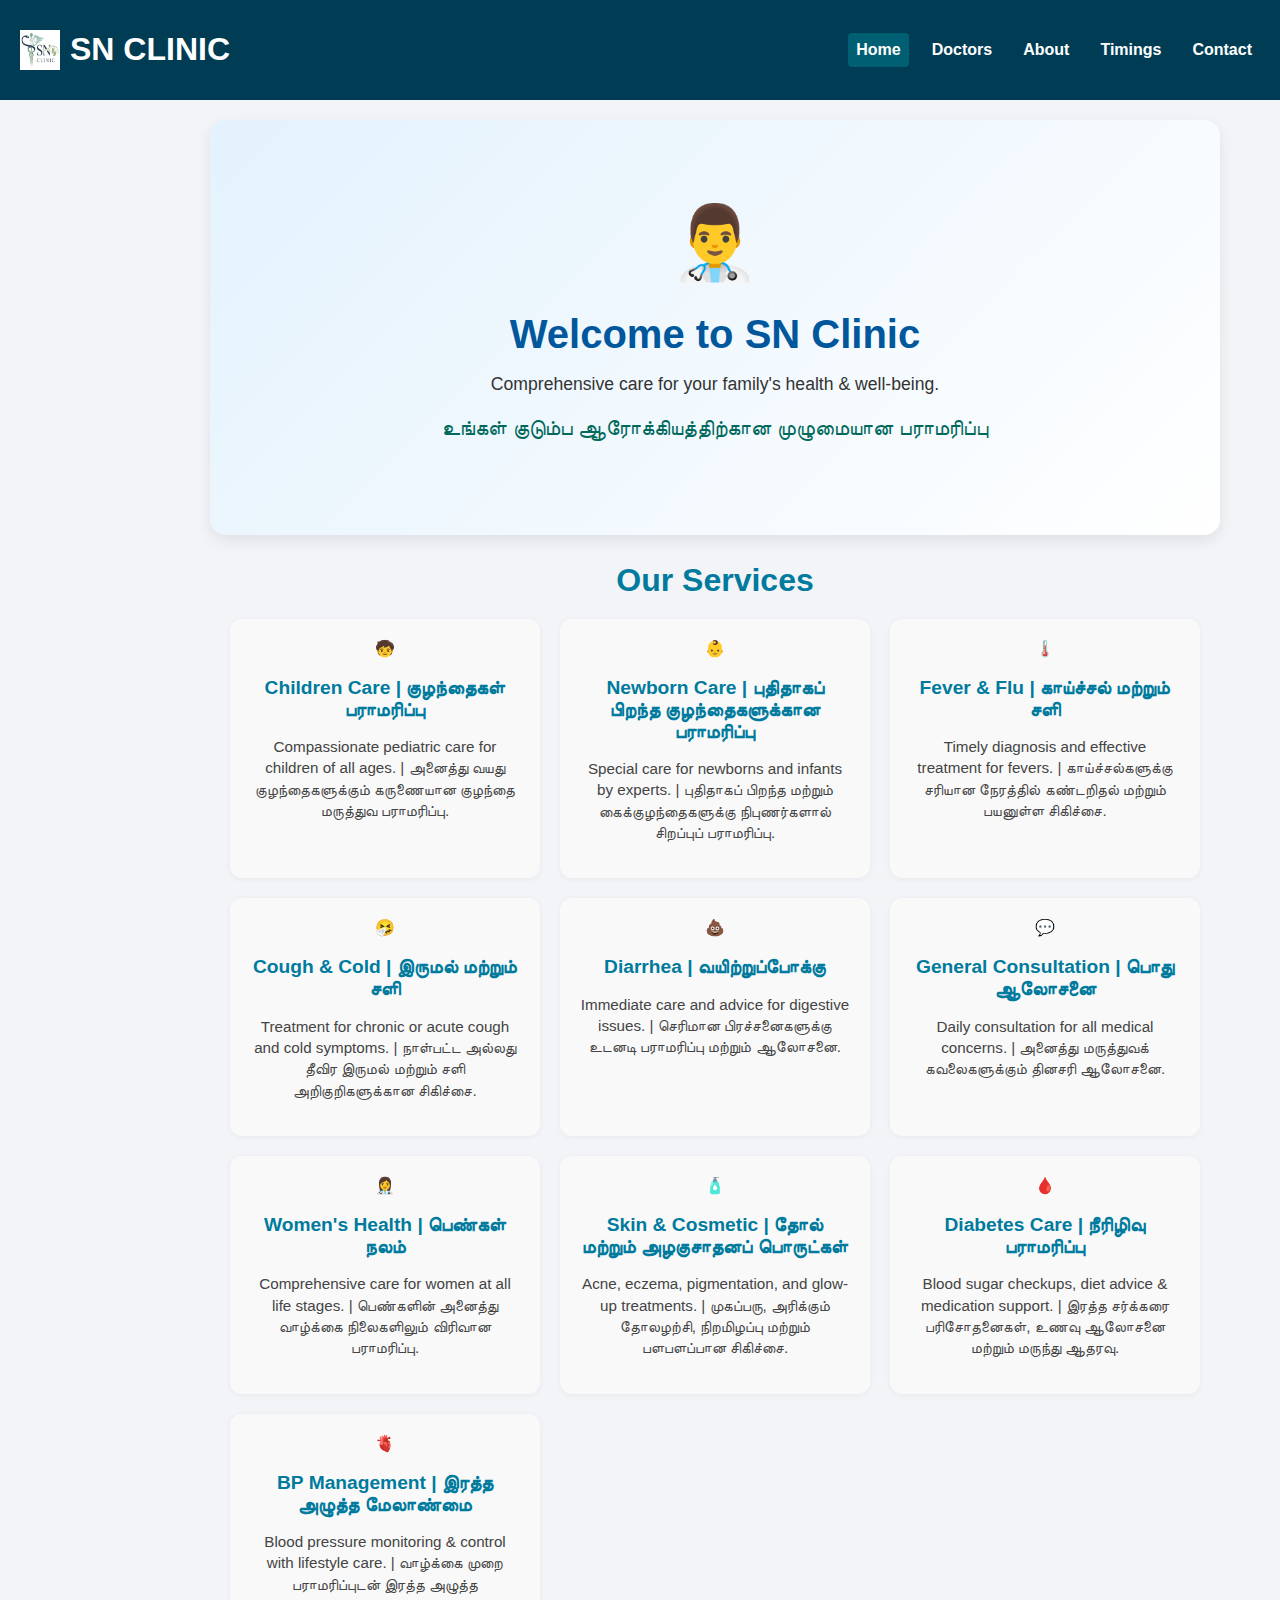
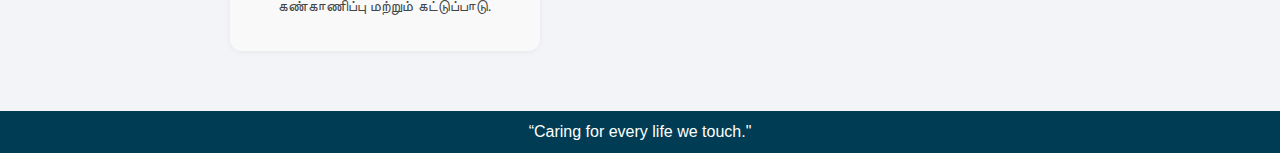
<file: index.html>
<!DOCTYPE html>
<html lang="en">
<head>
  <meta charset="UTF-8" />
	<meta name="google-site-verification" content="1Y6vYb6ddp5vjlXmArgDC7h8CLeh0EHf47pIZlapPiE" />
  <meta name="viewport" content="width=device-width, initial-scale=1.0"/>
  <!-- Primary Meta Tags -->
<title>SN Clinic Kodumudi – Compassionate Family Healthcare</title>
<meta name="title" content="SN Clinic Kodumudi – Compassionate Family Healthcare">
<meta name="description" content="SN Clinic offers expert pediatric, women's health, skin care, diabetes & general medicine services in Kodumudi. Trusted doctors. Affordable care.">

<!-- Keywords for SEO -->
<meta name="keywords" content="SN Clinic, Kodumudi clinic, pediatric doctor, women's health, skin care, general medicine, best clinic Kodumudi, Dr. Neethu, Dr. Shriram, Dr. Sindhuja">

<!-- Author -->
<meta name="author" content="SN Clinic, Kodumudi">

<!-- Viewport for responsive design -->
<meta name="viewport" content="width=device-width, initial-scale=1.0">

<!-- Robots (for indexing by search engines) -->
<meta name="robots" content="index, follow">
  <style>
    * {
      box-sizing: border-box;
    }

    body {
      margin: 0;
      font-family: "Segoe UI", sans-serif;
      background-color: #f2f4f8;
      display: flex;
      flex-direction: column;
      min-height: 100vh;
    }

    header {
      background-color: #003d54;
      color: white;
      padding: 10px 20px;
      display: flex;
      flex-wrap: wrap;
      align-items: center;
      justify-content: space-between;
    }

    .logo-title {
      display: flex;
      align-items: center;
      gap: 10px;
    }
/* Hero Banner */
.hero-banner img {
  width: 100%;
  height: auto;
  border-radius: 10px;
  margin-bottom: 30px;
  box-shadow: 0 2px 10px rgba(0,0,0,0.1);
}

/* Section Title */
.features-title {
  text-align: center;
  font-size: 2rem;
  color: #007B9E;
  margin-bottom: 20px;
}

/* Features Grid Layout */
.features-grid {
  display: grid;
  grid-template-columns: repeat(auto-fit, minmax(260px, 1fr));
  gap: 20px;
  padding: 0 20px 40px;
  max-width: 1200px;
  margin: 0 auto;
}

/* Feature Card */
.feature-card {
  background-color: #f9f9f9;
  padding: 20px;
  border-radius: 12px;
  text-align: center;
  box-shadow: 0 1px 6px rgba(0, 0, 0, 0.05);
  transition: transform 0.2s ease;
}

.feature-card:hover {
  transform: translateY(-4px);
}

.feature-card h3 {
  margin-bottom: 10px;
  color: #007B9E;
  font-size: 1.2rem;
}

.feature-card p {
  color: #444;
  font-size: 0.95rem;
  line-height: 1.4;
}

    .logo {
      width: 40px;
      height: 40px;
    }

    nav {
      display: flex;
      gap: 15px;
    }

    nav a {
      color: white;
      text-decoration: none;
      font-weight: bold;
      padding: 8px;
    }

    nav a.active, nav a:hover {
      background: #005f73;
      border-radius: 4px;
    }

    .menu-toggle {
      display: none;
      font-size: 24px;
      background: none;
      border: none;
      color: white;
      cursor: pointer;
    }

    main {
      flex: 1;
      padding: 20px;
    }

    .tab-content {
      display: none;
    }

    .tab-content.active {
      display: block;
    }

    .doctor-card {
      background-color: #fff;
      border-radius: 10px;
      box-shadow: 0 4px 10px rgba(0, 0, 0, 0.06);
      padding: 20px;
      margin-bottom: 20px;
      transition: transform 0.2s ease;
    }

    .doctor-card:hover {
      transform: scale(1.01);
    }

    .doctor-card h3 {
      margin-top: 0;
      margin-bottom: 12px;
      color: #007B9E;
      font-size: 1.2rem;
      display: flex;
      align-items: center;
      gap: 8px;
    }

    .doctor-info p {
      margin: 8px 0;
      color: #333;
      line-height: 1.5;
    }

    .doctor-info strong {
      display: inline-block;
      width: 140px;
      color: #555;
    }

    footer {
      text-align: center;
      padding: 12px;
      background-color: #003d54;
      color: white;
      margin-top: auto;
    }
.hero-banner-icons {
  background: linear-gradient(135deg, #e3f2fd, #ffffff);
  padding: 80px 20px;
  text-align: center;
  border-radius: 16px;
  box-shadow: 0 6px 16px rgba(0, 0, 0, 0.08);
}

.hero-content {
  max-width: 700px;
  margin: 0 auto;
}

.hero-icon {
  font-size: 72px;
  margin-bottom: 24px;
  animation: bounce 2s infinite;
}

.hero-banner-icons h1 {
  font-size: 2.5rem;
  color: #01579b;
  margin-bottom: 10px;
  font-weight: bold;
}

.hero-banner-icons .tamil {
  font-size: 1.3rem;
  color: #00695c;
  margin-bottom: 15px;
  font-weight: 500;
}

.hero-banner-icons p {
  font-size: 1.1rem;
  color: #333;
  margin-bottom: 15px;
}

.hero-button {
  display: inline-block;
  background-color: #007b9e;
  color: white;
  padding: 12px 24px;
  border-radius: 8px;
  text-decoration: none;
  font-weight: 600;
  transition: background-color 0.3s ease;
}

.hero-button:hover {
  background-color: #004d61;
}

@keyframes bounce {
  0%, 100% { transform: translateY(0); }
  50% { transform: translateY(-10px); }
}

@media (max-width: 600px) {
  .hero-banner-icons h1 {
    font-size: 1.8rem;
  }

  .hero-banner-icons .tamil {
    font-size: 1.1rem;
  }

  .hero-icon {
    font-size: 56px;
  }
}

    /* Responsive Styles */
    @media (max-width: 768px) {
      nav {
        display: none;
        flex-direction: column;
        width: 100%;
        background-color: #003d54;
      }

      nav.show {
        display: flex;
      }

      .menu-toggle {
        display: block;
      }

      .logo-title h1 {
        font-size: 20px;
      }

      .logo {
        width: 32px;
        height: 32px;
      }

      main {
        padding: 16px;
      }

      .doctor-card {
        padding: 18px 16px;
      }

      .doctor-card h3 {
        font-size: 1.05rem;
        margin-bottom: 10px;
        gap: 6px;
      }

      .doctor-info p {
        font-size: 0.95rem;
        margin: 6px 0;
        line-height: 1.6;
      }

      .doctor-info strong {
        display: block;
        width: auto;
        margin-bottom: 2px;
      }
    }

    @media (min-width: 769px) {
      main {
        padding: 20px 60px;
        margin-left: 150px;
      }
.cards-wrapper {
  display: flex;
  flex-direction: column;
  align-items: center;
  justify-content: center;
}

.doctor-card {
  width: 100%;
  max-width: 600px;
}

    }
  </style>
</head>
<body>
  <header>
    <div class="logo-title">
      <img src="images/logo.png" alt="SN Clinic Logo" class="logo"/>
      <h1>SN CLINIC</h1>
    </div>
    <button class="menu-toggle" id="menuToggle" aria-label="Toggle menu">☰</button>
    <nav id="navbar">
	 <a href="#home" class="active">Home</a>
      <a href="#doctors" >Doctors</a>
      <a href="#about">About</a>
      <a href="#timings">Timings</a>
      <a href="#contact">Contact</a>
    </nav>
  </header>

  <main>
  <section id="home" class="tab-content active">
  <!-- Hero Banner -->
 <div class="hero-banner-icons">
    <div class="hero-content">
      <div class="hero-icon">👨‍⚕️</div>
      <h1>Welcome to SN Clinic</h1>
      <p>Comprehensive care for your family's health & well-being.</p>
      <p class="tamil">உங்கள் குடும்ப ஆரோக்கியத்திற்கான முழுமையான பராமரிப்பு</p>

    </div>
  </div>
  <!-- Section Title -->
  <h2 class="features-title">Our Services</h2>

  <!-- Services Grid -->
<div class="features-grid">
  <div class="feature-card">
    <div class="icon">🧒</div>
    <h3>Children Care | குழந்தைகள் பராமரிப்பு</h3>
    <p>Compassionate pediatric care for children of all ages. | அனைத்து வயது குழந்தைகளுக்கும் கருணையான குழந்தை மருத்துவ பராமரிப்பு.</p>
  </div>
  <div class="feature-card">
    <div class="icon">👶</div>
    <h3>Newborn Care | புதிதாகப் பிறந்த குழந்தைகளுக்கான பராமரிப்பு</h3>
    <p>Special care for newborns and infants by experts. | புதிதாகப் பிறந்த மற்றும் கைக்குழந்தைகளுக்கு நிபுணர்களால் சிறப்புப் பராமரிப்பு.</p>
  </div>
  <div class="feature-card">
    <div class="icon">🌡️</div>
    <h3>Fever & Flu | காய்ச்சல் மற்றும் சளி</h3>
    <p>Timely diagnosis and effective treatment for fevers. | காய்ச்சல்களுக்கு சரியான நேரத்தில் கண்டறிதல் மற்றும் பயனுள்ள சிகிச்சை.</p>
  </div>
  <div class="feature-card">
    <div class="icon">🤧</div>
    <h3>Cough & Cold | இருமல் மற்றும் சளி</h3>
    <p>Treatment for chronic or acute cough and cold symptoms. | நாள்பட்ட அல்லது தீவிர இருமல் மற்றும் சளி அறிகுறிகளுக்கான சிகிச்சை.</p>
  </div>
  <div class="feature-card">
    <div class="icon">💩</div>
    <h3>Diarrhea | வயிற்றுப்போக்கு</h3>
    <p>Immediate care and advice for digestive issues. | செரிமான பிரச்சனைகளுக்கு உடனடி பராமரிப்பு மற்றும் ஆலோசனை.</p>
  </div>
  <div class="feature-card">
    <div class="icon">💬</div>
    <h3>General Consultation | பொது ஆலோசனை</h3>
    <p>Daily consultation for all medical concerns. | அனைத்து மருத்துவக் கவலைகளுக்கும் தினசரி ஆலோசனை.</p>
  </div>
<div class="feature-card">
    <div class="icon">👩‍⚕️</div>
    <h3>Women's Health | பெண்கள் நலம்</h3>
    <p>Comprehensive care for women at all life stages. | பெண்களின் அனைத்து வாழ்க்கை நிலைகளிலும் விரிவான பராமரிப்பு.</p>
</div>
  <div class="feature-card">
    <div class="icon">🧴</div>
    <h3>Skin & Cosmetic | தோல் மற்றும் அழகுசாதனப் பொருட்கள்</h3>
    <p>Acne, eczema, pigmentation, and glow-up treatments. | முகப்பரு, அரிக்கும் தோலழற்சி, நிறமிழப்பு மற்றும் பளபளப்பான சிகிச்சை.</p>
  </div>
  <div class="feature-card">
    <div class="icon">🩸</div>
    <h3>Diabetes Care | நீரிழிவு பராமரிப்பு</h3>
    <p>Blood sugar checkups, diet advice & medication support. | இரத்த சர்க்கரை பரிசோதனைகள், உணவு ஆலோசனை மற்றும் மருந்து ஆதரவு.</p>
  </div>
  <div class="feature-card">
    <div class="icon">🫀</div>
    <h3>BP Management | இரத்த அழுத்த மேலாண்மை</h3>
    <p>Blood pressure monitoring & control with lifestyle care. | வாழ்க்கை முறை பராமரிப்புடன் இரத்த அழுத்த கண்காணிப்பு மற்றும் கட்டுப்பாடு.</p>
  </div>
</div>
</section>

    <section id="doctors" class="tab-content " >
	<div class="cards-wrapper">
      <div class="doctor-card" >
        <h3>👩‍⚕️ Dr. M.S. Neethu – M.B.B.S</h3>
        <div class="doctor-info">
          <p><strong>Specialization:</strong> General Medicine, Women's Health</p>
          <p><strong>பணி:</strong> பொதுநலம், பெண்கள் நலம் மருத்துவர்</p>
          <p><strong>Available:</strong> 9:00 AM to 1:00 PM</p>
        </div>
      </div>

      <div class="doctor-card">
        <h3>👨‍⚕️ Dr. S. Shriram – M.B.B.S, M.D (Paed)</h3>
        <div class="doctor-info">
          <p><strong>Specialization:</strong> Pediatrics, Child and General Medicine</p>
          <p><strong>பணி:</strong> பச்சிளம் குழந்தைகள், குழந்தைகள் நலம் மற்றும் பொதுநலம் மருத்துவர்</p>
          <p><strong>Available:</strong> 04:00 PM to 9:00 PM</p>
        </div>
      </div>

      <div class="doctor-card">
        <h3>🧴 Dr. S. Sindhuja – M.B.B.S, M.D (DVL)</h3>
        <div class="doctor-info">
          <p><strong>Specialization:</strong> Dermatology & Cosmetic Treatments</p>
          <p><strong>பணி:</strong> சிறப்பு தோல் மற்றும் அழகியல் சிகிச்சை நிபுணர்</p>
          <p><strong>Available:</strong> 12:00 PM to 2:00 PM</p>
        </div>
      </div>
	     </div>
    </section>

    <section id="about" class="tab-content">
      <h2>About SN Clinic</h2>
      <p>SN Clinic is dedicated to providing compassionate, high-quality healthcare. With experienced doctors in general medicine, pediatrics, and dermatology, we aim to treat each patient with personalized attention and care.</p>
    </section>

    <section id="timings" class="tab-content">
      <h2>Clinic Timings</h2>
      <ul>
        <li><strong>Morning:</strong> 9:00 AM – 1:00 PM</li>
        <li><strong>Noon:</strong> 12:00 PM – 2:00 PM</li>
        <li><strong>Evening:</strong> 4:00 PM – 9:00 PM</li>
      </ul>
    </section>

    <section id="contact" class="tab-content">
      <h2>Contact</h2>
      <p><strong>Location:</strong> V.R.P. Complex, Muthur Road, K. Othakkadai, Kodumudi – 638 151</p>
      <p><strong>Phone:</strong> 6380626667</p>
    </section>
  </main>

  <footer>
    “Caring for every life we touch."
  </footer>

  <script>
    const menuToggle = document.getElementById('menuToggle');
    const navbar = document.getElementById('navbar');

    menuToggle.addEventListener('click', () => {
      navbar.classList.toggle('show');
    });

    const navLinks = document.querySelectorAll('nav a');
    const tabContents = document.querySelectorAll('.tab-content');

    navLinks.forEach(link => {
      link.addEventListener('click', (e) => {
        e.preventDefault();

        navLinks.forEach(l => l.classList.remove('active'));
        tabContents.forEach(tab => tab.classList.remove('active'));

        link.classList.add('active');
        const target = link.getAttribute('href').substring(1);
        document.getElementById(target).classList.add('active');

        if (window.innerWidth <= 768) {
          navbar.classList.remove('show');
        }
      });
    });
  </script>
</body>
</html>
</file>
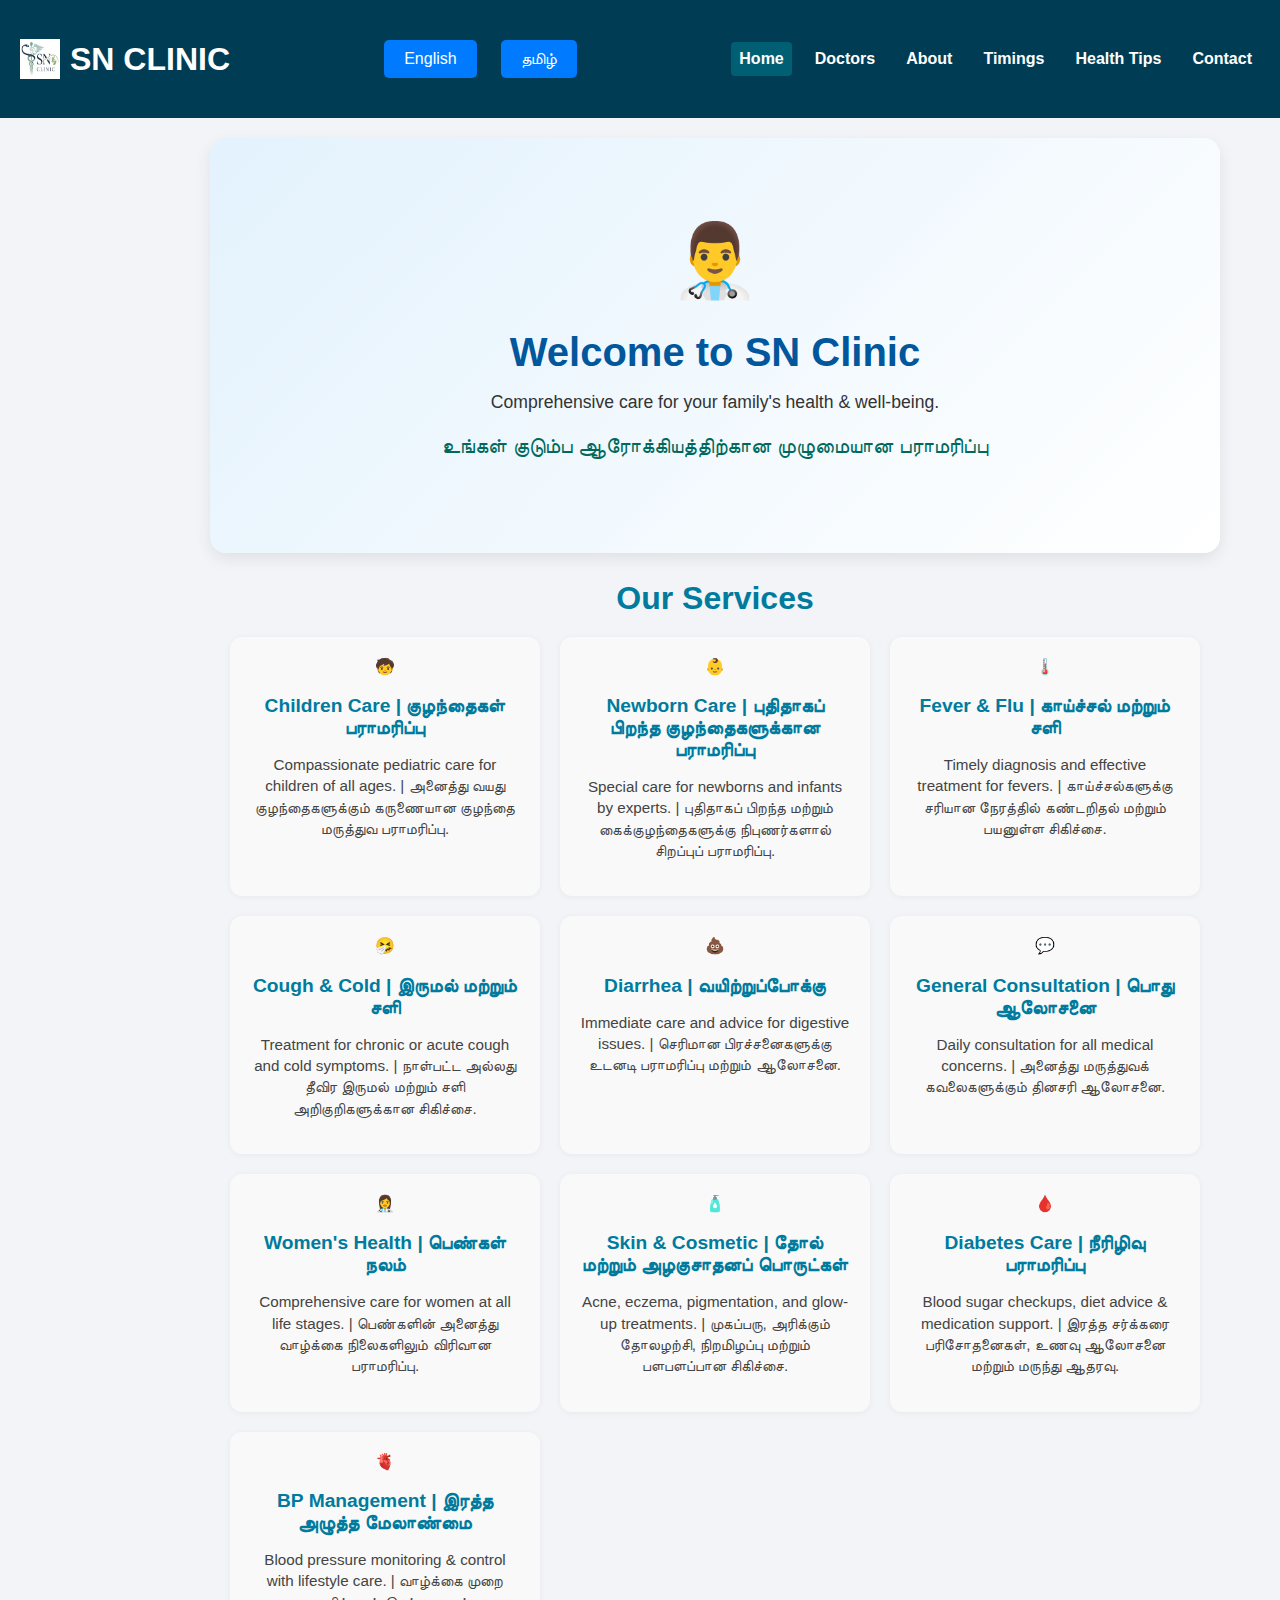
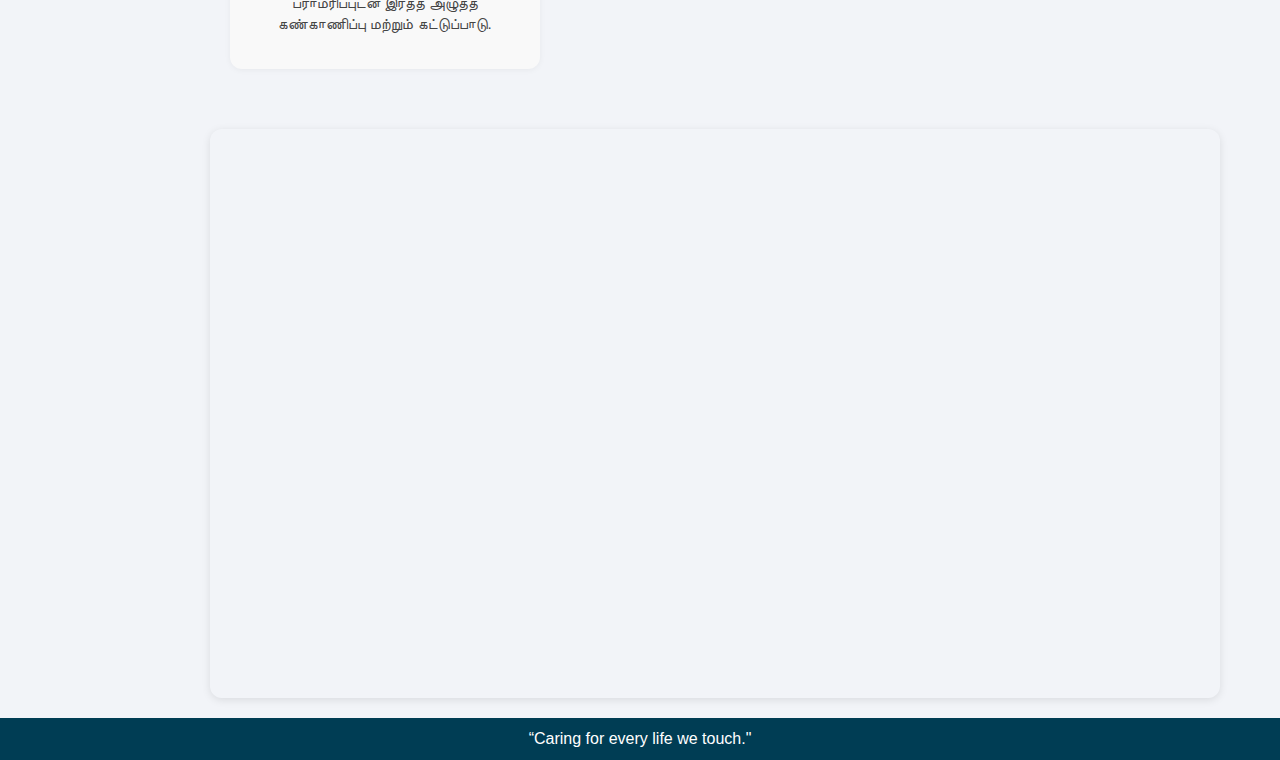
<file: test.html>
<!DOCTYPE html>
<html lang="en">
<head>
  <meta charset="UTF-8" />
  	<meta name="google-site-verification" content="1Y6vYb6ddp5vjlXmArgDC7h8CLeh0EHf47pIZlapPiE" />
  <meta name="viewport" content="width=device-width, initial-scale=1.0"/>
  <!-- Primary Meta Tags -->
<title>SN Clinic Kodumudi – Compassionate Family Healthcare</title>
<meta name="title" content="SN Clinic Kodumudi – Compassionate Family Healthcare">
<meta name="description" content="SN Clinic offers expert pediatric, women's health, skin care, diabetes & general medicine services in Kodumudi. Trusted doctors. Affordable care.">

<!-- Keywords for SEO -->
<meta name="keywords" content="SN Clinic, Kodumudi clinic, pediatric doctor, women's health, skin care, general medicine, best clinic Kodumudi, Dr. Neethu, Dr. Shriram, Dr. Sindhuja">

<!-- Author -->
<meta name="author" content="SN Clinic, Kodumudi">

<!-- Viewport for responsive design -->
<meta name="viewport" content="width=device-width, initial-scale=1.0">

<!-- Robots (for indexing by search engines) -->
<meta name="robots" content="index, follow">
  <title>SN Clinic</title>
  <style>
    * {
      box-sizing: border-box;
    }

    body {
      margin: 0;
      font-family: "Segoe UI", sans-serif;
      background-color: #f2f4f8;
      display: flex;
      flex-direction: column;
      min-height: 100vh;
    }

    header {
      background-color: #003d54;
      color: white;
      padding: 10px 20px;
      display: flex;
      flex-wrap: wrap;
      align-items: center;
      justify-content: space-between;
    }

    .logo-title {
      display: flex;
      align-items: center;
      gap: 10px;
    }
/* Hero Banner */
.hero-banner img {
  width: 100%;
  height: auto;
  border-radius: 10px;
  margin-bottom: 30px;
  box-shadow: 0 2px 10px rgba(0,0,0,0.1);
}

/* Section Title */
.features-title {
  text-align: center;
  font-size: 2rem;
  color: #007B9E;
  margin-bottom: 20px;
}

/* Features Grid Layout */
.features-grid {
  display: grid;
  grid-template-columns: repeat(auto-fit, minmax(260px, 1fr));
  gap: 20px;
  padding: 0 20px 40px;
  max-width: 1200px;
  margin: 0 auto;
}

/* Feature Card */
.feature-card {
  background-color: #f9f9f9;
  padding: 20px;
  border-radius: 12px;
  text-align: center;
  box-shadow: 0 1px 6px rgba(0, 0, 0, 0.05);
  transition: transform 0.2s ease;
}

.feature-card:hover {
  transform: translateY(-4px);
}

.feature-card h3 {
  margin-bottom: 10px;
  color: #007B9E;
  font-size: 1.2rem;
}

.feature-card p {
  color: #444;
  font-size: 0.95rem;
  line-height: 1.4;
}

    .logo {
      width: 40px;
      height: 40px;
    }

    nav {
      display: flex;
      gap: 15px;
    }

    nav a {
      color: white;
      text-decoration: none;
      font-weight: bold;
      padding: 8px;
    }

    nav a.active, nav a:hover {
      background: #005f73;
      border-radius: 4px;
    }

    .menu-toggle {
      display: none;
      font-size: 24px;
      background: none;
      border: none;
      color: white;
      cursor: pointer;
    }

    main {
      flex: 1;
      padding: 20px;
    }

    .tab-content {
      display: none;
    }

    .tab-content.active {
      display: block;
    }

    .doctor-card {
      background-color: #fff;
      border-radius: 10px;
      box-shadow: 0 4px 10px rgba(0, 0, 0, 0.06);
      padding: 20px;
      margin-bottom: 20px;
      transition: transform 0.2s ease;
    }

    .doctor-card:hover {
      transform: scale(1.01);
    }

    .doctor-card h3 {
      margin-top: 0;
      margin-bottom: 12px;
      color: #007B9E;
      font-size: 1.2rem;
      display: flex;
      align-items: center;
      gap: 8px;
    }

    .doctor-info p {
      margin: 8px 0;
      color: #333;
      line-height: 1.5;
    }

    .doctor-info strong {
      display: inline-block;
      width: 140px;
      color: #555;
    }

    footer {
      text-align: center;
      padding: 12px;
      background-color: #003d54;
      color: white;
      margin-top: auto;
    }
.hero-banner-icons {
  background: linear-gradient(135deg, #e3f2fd, #ffffff);
  padding: 80px 20px;
  text-align: center;
  border-radius: 16px;
  box-shadow: 0 6px 16px rgba(0, 0, 0, 0.08);
}

.hero-content {
  max-width: 700px;
  margin: 0 auto;
}

.hero-icon {
  font-size: 72px;
  margin-bottom: 24px;
  animation: bounce 2s infinite;
}

.hero-banner-icons h1 {
  font-size: 2.5rem;
  color: #01579b;
  margin-bottom: 10px;
  font-weight: bold;
}

.hero-banner-icons .tamil {
  font-size: 1.3rem;
  color: #00695c;
  margin-bottom: 15px;
  font-weight: 500;
}

.hero-banner-icons p {
  font-size: 1.1rem;
  color: #333;
  margin-bottom: 15px;
}

.hero-button {
  display: inline-block;
  background-color: #007b9e;
  color: white;
  padding: 12px 24px;
  border-radius: 8px;
  text-decoration: none;
  font-weight: 600;
  transition: background-color 0.3s ease;
}

.hero-button:hover {
  background-color: #004d61;
}

@keyframes bounce {
  0%, 100% { transform: translateY(0); }
  50% { transform: translateY(-10px); }
}

@media (max-width: 600px) {
  .hero-banner-icons h1 {
    font-size: 1.8rem;
  }

  .hero-banner-icons .tamil {
    font-size: 1.1rem;
  }

  .hero-icon {
    font-size: 56px;
  }
}

    /* Responsive Styles */
    @media (max-width: 768px) {
      nav {
        display: none;
        flex-direction: column;
        width: 100%;
        background-color: #003d54;
      }

      nav.show {
        display: flex;
      }

      .menu-toggle {
        display: block;
      }

      .logo-title h1 {
        font-size: 20px;
      }

      .logo {
        width: 32px;
        height: 32px;
      }

      main {
        padding: 16px;
      }

      .doctor-card {
        padding: 18px 16px;
      }

      .doctor-card h3 {
        font-size: 1.05rem;
        margin-bottom: 10px;
        gap: 6px;
      }

      .doctor-info p {
        font-size: 0.95rem;
        margin: 6px 0;
        line-height: 1.6;
      }

      .doctor-info strong {
        display: block;
        width: auto;
        margin-bottom: 2px;
      }
    }

    @media (min-width: 769px) {
      main {
        padding: 20px 60px;
        margin-left: 150px;
      }
.cards-wrapper {
  display: flex;
  flex-direction: column;
  align-items: center;
  justify-content: center;
}

.doctor-card {
  width: 100%;
  max-width: 600px;
}

    }
.accordion .accordion-item {
  margin-bottom: 12px;
  border: 1px solid #ccc;
  border-radius: 6px;
  overflow: hidden;
  background-color: #fff;
  box-shadow: 0 2px 6px rgba(0,0,0,0.05);
}

.accordion-header {
  background-color: #f2faff;
  color: #333;
  cursor: pointer;
  padding: 14px 18px;
  font-size: 1rem;
  font-weight: bold;
  width: 100%;
  text-align: left;
  border: none;
  display: flex;
  justify-content: space-between;
  align-items: center;
}

.accordion-header:hover {
  background-color: #e0f2ff;
}

.accordion-body {
  padding: 14px 18px;
  display: none;
  background-color: #fff;
  font-size: 0.95rem;
}

.accordion-item.active .accordion-body {
  display: block;
}

.arrow-icon {
  font-size: 1.2rem;
  transition: transform 0.3s ease;
}

.accordion-item.active .arrow-icon {
  transform: rotate(180deg);
}
  .language-switcher {
      margin: 20px;
    }

    button {
      padding: 10px 20px;
      margin: 10px;
      font-size: 16px;
      cursor: pointer;
      border: none;
      border-radius: 5px;
      background-color: #007bff;
      color: white;
    }

    button:hover {
      background-color: #0056b3;
    }

    /* Hide Google branding and UI */
    .goog-te-banner-frame.skiptranslate,
    .goog-logo-link,
    .goog-te-gadget {
      display: none !important;
    }
	 #app {
      display: none;
    }
  </style>
</head>
<body>


  <header>
  <a href="index.html" class="logo-title" style="text-decoration: none; color: inherit;">
  <img src="images/logo.png" alt="SN Clinic Logo" class="logo"/>
  <h1>SN CLINIC</h1>
</a>
  <div class="language-switcher">
    <button id="translateEnglish">English</button>
    <button id="translateTamil">தமிழ்</button>
  </div>
    <div id="app"></div>
    <button class="menu-toggle" id="menuToggle" aria-label="Toggle menu">☰</button>
    <nav id="navbar">
	 <a href="#home" class="active">Home</a>
      <a href="#doctors" >Doctors</a>
      <a href="#about">About</a>
      <a href="#timings">Timings</a>
	        <a href="#healthtips" >Health Tips</a>
      <a href="#contact">Contact</a>
    </nav>
  </header>

  <main>
  <section id="home" class="tab-content active">
  <!-- Hero Banner -->
 <div class="hero-banner-icons">
    <div class="hero-content">
      <div class="hero-icon">👨‍⚕️</div>
      <h1>Welcome to SN Clinic</h1>
      <p>Comprehensive care for your family's health & well-being.</p>
      <p class="tamil">உங்கள் குடும்ப ஆரோக்கியத்திற்கான முழுமையான பராமரிப்பு</p>

    </div>
  </div>
  <!-- Section Title -->
  <h2 class="features-title">Our Services</h2>

  <!-- Services Grid -->
<div class="features-grid">
  <div class="feature-card">
    <div class="icon">🧒</div>
    <h3>Children Care | குழந்தைகள் பராமரிப்பு</h3>
    <p>Compassionate pediatric care for children of all ages. | அனைத்து வயது குழந்தைகளுக்கும் கருணையான குழந்தை மருத்துவ பராமரிப்பு.</p>
  </div>
  <div class="feature-card">
    <div class="icon">👶</div>
    <h3>Newborn Care | புதிதாகப் பிறந்த குழந்தைகளுக்கான பராமரிப்பு</h3>
    <p>Special care for newborns and infants by experts. | புதிதாகப் பிறந்த மற்றும் கைக்குழந்தைகளுக்கு நிபுணர்களால் சிறப்புப் பராமரிப்பு.</p>
  </div>
  <div class="feature-card">
    <div class="icon">🌡️</div>
    <h3>Fever & Flu | காய்ச்சல் மற்றும் சளி</h3>
    <p>Timely diagnosis and effective treatment for fevers. | காய்ச்சல்களுக்கு சரியான நேரத்தில் கண்டறிதல் மற்றும் பயனுள்ள சிகிச்சை.</p>
  </div>
  <div class="feature-card">
    <div class="icon">🤧</div>
    <h3>Cough & Cold | இருமல் மற்றும் சளி</h3>
    <p>Treatment for chronic or acute cough and cold symptoms. | நாள்பட்ட அல்லது தீவிர இருமல் மற்றும் சளி அறிகுறிகளுக்கான சிகிச்சை.</p>
  </div>
  <div class="feature-card">
    <div class="icon">💩</div>
    <h3>Diarrhea | வயிற்றுப்போக்கு</h3>
    <p>Immediate care and advice for digestive issues. | செரிமான பிரச்சனைகளுக்கு உடனடி பராமரிப்பு மற்றும் ஆலோசனை.</p>
  </div>
  <div class="feature-card">
    <div class="icon">💬</div>
    <h3>General Consultation | பொது ஆலோசனை</h3>
    <p>Daily consultation for all medical concerns. | அனைத்து மருத்துவக் கவலைகளுக்கும் தினசரி ஆலோசனை.</p>
  </div>
<div class="feature-card">
    <div class="icon">👩‍⚕️</div>
    <h3>Women's Health | பெண்கள் நலம்</h3>
    <p>Comprehensive care for women at all life stages. | பெண்களின் அனைத்து வாழ்க்கை நிலைகளிலும் விரிவான பராமரிப்பு.</p>
</div>
  <div class="feature-card">
    <div class="icon">🧴</div>
    <h3>Skin & Cosmetic | தோல் மற்றும் அழகுசாதனப் பொருட்கள்</h3>
    <p>Acne, eczema, pigmentation, and glow-up treatments. | முகப்பரு, அரிக்கும் தோலழற்சி, நிறமிழப்பு மற்றும் பளபளப்பான சிகிச்சை.</p>
  </div>
  <div class="feature-card">
    <div class="icon">🩸</div>
    <h3>Diabetes Care | நீரிழிவு பராமரிப்பு</h3>
    <p>Blood sugar checkups, diet advice & medication support. | இரத்த சர்க்கரை பரிசோதனைகள், உணவு ஆலோசனை மற்றும் மருந்து ஆதரவு.</p>
  </div>
  <div class="feature-card">
    <div class="icon">🫀</div>
    <h3>BP Management | இரத்த அழுத்த மேலாண்மை</h3>
    <p>Blood pressure monitoring & control with lifestyle care. | வாழ்க்கை முறை பராமரிப்புடன் இரத்த அழுத்த கண்காணிப்பு மற்றும் கட்டுப்பாடு.</p>
  </div>
</div>
<div style="border-radius: 12px; overflow: hidden; box-shadow: 0 2px 8px rgba(0,0,0,0.1); margin-top: 20px; position: relative; padding-bottom: 56.25%; /* 16:9 Aspect Ratio */ height: 0;">
    <iframe src="https://www.google.com/maps/embed?pb=!1m18!1m12!1m3!1d3915.444541389818!2d77.8636607!3d11.0802089!2m3!1f0!2f0!3f0!3m2!1i1024!2i768!4f13.1!3m3!1m2!1s0x3ba98195d706f8a3%3A0x829aca0504232d08!2sSN%20CLINIC!5e0!3m2!1sen!2sus!4v1752957536028!5m2!1sen!2sus" width="600" height="450" style="border:0;" allowfullscreen="" loading="lazy" referrerpolicy="no-referrer-when-downgrade"></iframe>

</div>
</section>

    <section id="doctors" class="tab-content " >
	<div class="cards-wrapper">
      <div class="doctor-card" >
        <h3>👩‍⚕️ Dr. M.S. Neethu – M.B.B.S</h3>
        <div class="doctor-info">
          <p><strong>Specialization:</strong> General Medicine, Women's Health</p>
          <p><strong>பணி:</strong> பொதுநலம், பெண்கள் நலம் மருத்துவர்</p>
          <p><strong>Available:</strong> 9:00 AM to 1:00 PM</p>
        </div>
      </div>

      <div class="doctor-card">
        <h3>👨‍⚕️ Dr. S. Shriram – M.B.B.S, M.D (Paed)</h3>
        <div class="doctor-info">
          <p><strong>Specialization:</strong> Pediatrics, Child and General Medicine</p>
          <p><strong>பணி:</strong> பச்சிளம் குழந்தைகள், குழந்தைகள் நலம் மற்றும் பொதுநலம் மருத்துவர்</p>
          <p><strong>Available:</strong> 04:00 PM to 9:00 PM</p>
        </div>
      </div>

      <div class="doctor-card">
        <h3>🧴 Dr. S. Sindhuja – M.B.B.S, M.D (DVL)</h3>
        <div class="doctor-info">
          <p><strong>Specialization:</strong> Dermatology & Cosmetic Treatments</p>
          <p><strong>பணி:</strong> சிறப்பு தோல் மற்றும் அழகியல் சிகிச்சை நிபுணர்</p>
          <p><strong>Available:</strong> 12:00 PM to 2:00 PM</p>
        </div>
      </div>
	     </div>
    </section>
<section id="healthtips" class="tab-content">
  <h2>Health Tips | ஆரோக்கிய குறிப்புகள்</h2>

  <div class="accordion">

    <div class="accordion-item">
      <button class="accordion-header">
        💧 Diarrhea 
        <span class="arrow-icon">▼</span>
      </button>
      <div class="accordion-body">
        <ul>
          <li>🍼 Give ORS or electrolyte solution to prevent dehydration.</li>
          <li>💧 Ensure the child drinks clean, boiled or bottled water.</li>
          <li>🍽️ Feed light foods like rice porridge or curd rice.</li>
          <li>🚫 Avoid spicy, fried, and sugary foods.</li>
          <li>🩺 Consult your doctor if it continues for more than 2 days.</li>
        </ul>
      </div>
    </div>

    <div class="accordion-item">
      <button class="accordion-header">
        🌡️ Fever 
        <span class="arrow-icon">▼</span>
      </button>
      <div class="accordion-body">
        <ul>
          <li>🤒 Use a thermometer to track temperature regularly.</li>
          <li>🧊 Apply a cold compress to lower body heat.</li>
          <li>💊 Administer paracetamol as advised by your doctor.</li>
          <li>💧 Keep the child well hydrated.</li>
          <li>🩺 Visit a doctor if the fever lasts more than 2 days or is very high.</li>
        </ul>
      </div>
    </div>

    <div class="accordion-item">
      <button class="accordion-header">
        🧼 Hygiene Tips 
        <span class="arrow-icon">▼</span>
      </button>
      <div class="accordion-body">
        <ul>
          <li>👐 Wash hands before eating and after using the toilet.</li>
          <li>🧽 Clean toys and frequently touched surfaces regularly.</li>
          <li>🚽 Teach children to use toilets properly and wash after use.</li>
          <li>🌿 Avoid street food for children.</li>
        </ul>
      </div>
    </div>

  </div>
</section>

  

    <section id="about" class="tab-content">
      <h2>About SN Clinic</h2>
      <p>SN Clinic is dedicated to providing compassionate, high-quality healthcare. With experienced doctors in general medicine, pediatrics, and dermatology, we aim to treat each patient with personalized attention and care.</p>
    </section>

    <section id="timings" class="tab-content">
      <h2>Clinic Timings</h2>
      <ul>
        <li><strong>Morning:</strong> 9:00 AM – 1:00 PM</li>
        <li><strong>Noon:</strong> 12:00 PM – 2:00 PM</li>
        <li><strong>Evening:</strong> 4:00 PM – 9:00 PM</li>
      </ul>
    </section>

    <section id="contact" class="tab-content">
      <h2>Contact</h2>
      <p><strong>Location:</strong> V.R.P. Complex, Muthur Road, K. Othakkadai, Kodumudi – 638 151</p>
      <p><strong>Phone:</strong> 6380626667</p>


<!-- Add this below -->

<div style="border-radius: 12px; overflow: hidden; box-shadow: 0 2px 8px rgba(0,0,0,0.1); margin-top: 20px; position: relative; padding-bottom: 56.25%; /* 16:9 Aspect Ratio */ height: 0;">
    <iframe src="https://www.google.com/maps/embed?pb=!1m18!1m12!1m3!1d3915.444541389818!2d77.8636607!3d11.0802089!2m3!1f0!2f0!3f0!3m2!1i1024!2i768!4f13.1!3m3!1m2!1s0x3ba98195d706f8a3%3A0x829aca0504232d08!2sSN%20CLINIC!5e0!3m2!1sen!2sus!4v1752957536028!5m2!1sen!2sus" width="600" height="450" style="border:0;" allowfullscreen="" loading="lazy" referrerpolicy="no-referrer-when-downgrade"></iframe>

</div>
    </section>
  </main>

  <footer>
    “Caring for every life we touch."
  </footer>

  <script>
    const menuToggle = document.getElementById('menuToggle');
    const navbar = document.getElementById('navbar');

    menuToggle.addEventListener('click', () => {
      navbar.classList.toggle('show');
    });

    const navLinks = document.querySelectorAll('nav a');
    const tabContents = document.querySelectorAll('.tab-content');

    navLinks.forEach(link => {
      link.addEventListener('click', (e) => {
        e.preventDefault();

        navLinks.forEach(l => l.classList.remove('active'));
        tabContents.forEach(tab => tab.classList.remove('active'));

        link.classList.add('active');
        const target = link.getAttribute('href').substring(1);
        document.getElementById(target).classList.add('active');

        if (window.innerWidth <= 768) {
          navbar.classList.remove('show');
        }
      });
    });

  document.querySelectorAll(".accordion-header").forEach(button => {
    button.addEventListener("click", () => {
      const item = button.parentElement;
      item.classList.toggle("active");
    });
  });

function googleTranslateElementInit() {
      new google.translate.TranslateElement({
        pageLanguage: 'en',
        includedLanguages: 'en,ta',
        autoDisplay: false
      }, 'app');
    }

    function loadGoogleTranslate() {
      var script = document.createElement('script');
      script.type = 'text/javascript';
      script.src = 'https://translate.google.com/translate_a/element.js?cb=googleTranslateElementInit';
      document.head.appendChild(script);
    }

    function doGTranslate(langPair) {
      if (!langPair) return;
      var lang = langPair.split('|')[1];
      var interval = setInterval(function () {
        var select = document.querySelector('.goog-te-combo');
        if (select) {
          select.value = lang;
          select.dispatchEvent(new Event('change'));
          clearInterval(interval);
        }
      }, 500);
    }

    window.onload = function () {
      loadGoogleTranslate();

      document.getElementById('translateEnglish').addEventListener('click', function (e) {
        e.preventDefault();
        sessionStorage.removeItem('translate');
        doGTranslate('en|en');
      });

      document.getElementById('translateTamil').addEventListener('click', function (e) {
        e.preventDefault();
        sessionStorage.setItem('translate', 'en|ta');
        doGTranslate('en|ta');
      });

      var savedLang = sessionStorage.getItem('translate');
      if (savedLang) {
        doGTranslate(savedLang);
      }
    };
  </script>


</body>
</html>
</file>
